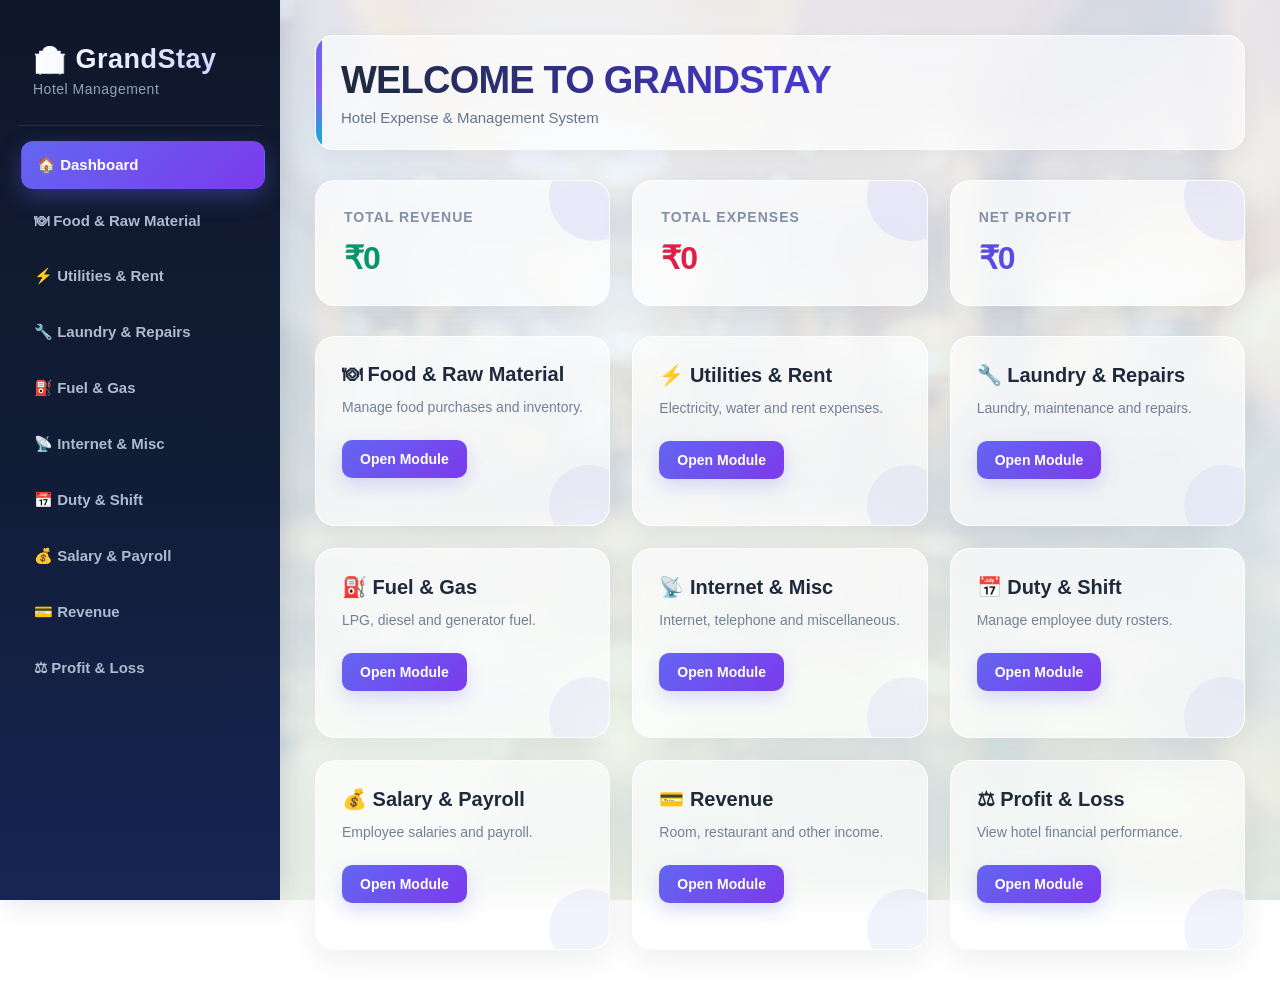
<file: index.html>
<!DOCTYPE html>
<html>
<head>
    <title>GrandStay Dashboard</title>
    <meta name="viewport" content="width=device-width, initial-scale=1">

    <link rel="stylesheet" href="style.css">
</head>

<body class="dashboard-theme">

<div class="layout">

    <aside class="sidebar" id="sidebar"></aside>

    <main class="main">

        <div class="page-title">
            <h1>WELCOME TO GRANDSTAY</h1>
            <p>Hotel Expense & Management System</p>
        </div>

        <div class="cards">

            <div class="card">
                <h3>Total Revenue</h3>
                <div class="amount green" id="revenueTotal">
                    ₹0
                </div>
            </div>

            <div class="card">
                <h3>Total Expenses</h3>
                <div class="amount red" id="expenseTotal">
                    ₹0
                </div>
            </div>

            <div class="card">
                <h3>Net Profit</h3>
                <div class="amount purple" id="profitTotal">
                    ₹0
                </div>
            </div>

        </div>

        <div class="modules">

            <div class="module">
                <h2>🍽 Food & Raw Material</h2>
                <p>Manage food purchases and inventory.</p>
                <a href="food.html" class="btn">Open Module</a>
            </div>

            <div class="module">
                <h2>⚡ Utilities & Rent</h2>
                <p>Electricity, water and rent expenses.</p>
                <a href="utilities.html" class="btn">Open Module</a>
            </div>

            <div class="module">
                <h2>🔧 Laundry & Repairs</h2>
                <p>Laundry, maintenance and repairs.</p>
                <a href="laundry.html" class="btn">Open Module</a>
            </div>

            <div class="module">
                <h2>⛽ Fuel & Gas</h2>
                <p>LPG, diesel and generator fuel.</p>
                <a href="fuel.html" class="btn">Open Module</a>
            </div>

            <div class="module">
                <h2>📡 Internet & Misc</h2>
                <p>Internet, telephone and miscellaneous.</p>
                <a href="misc.html" class="btn">Open Module</a>
            </div>

            <div class="module">
                <h2>📅 Duty & Shift</h2>
                <p>Manage employee duty rosters.</p>
                <a href="roster.html" class="btn">Open Module</a>
            </div>

            <div class="module">
                <h2>💰 Salary & Payroll</h2>
                <p>Employee salaries and payroll.</p>
                <a href="salary.html" class="btn">Open Module</a>
            </div>

            <div class="module">
                <h2>💳 Revenue</h2>
                <p>Room, restaurant and other income.</p>
                <a href="revenue.html" class="btn">Open Module</a>
            </div>

            <div class="module">
                <h2>⚖ Profit & Loss</h2>
                <p>View hotel financial performance.</p>
                <a href="profit.html" class="btn">Open Module</a>
            </div>

        </div>

    </main>

</div>

<script src="common.js"></script>
<script src="dashboard.js"></script>

</body>
</html>
</file>
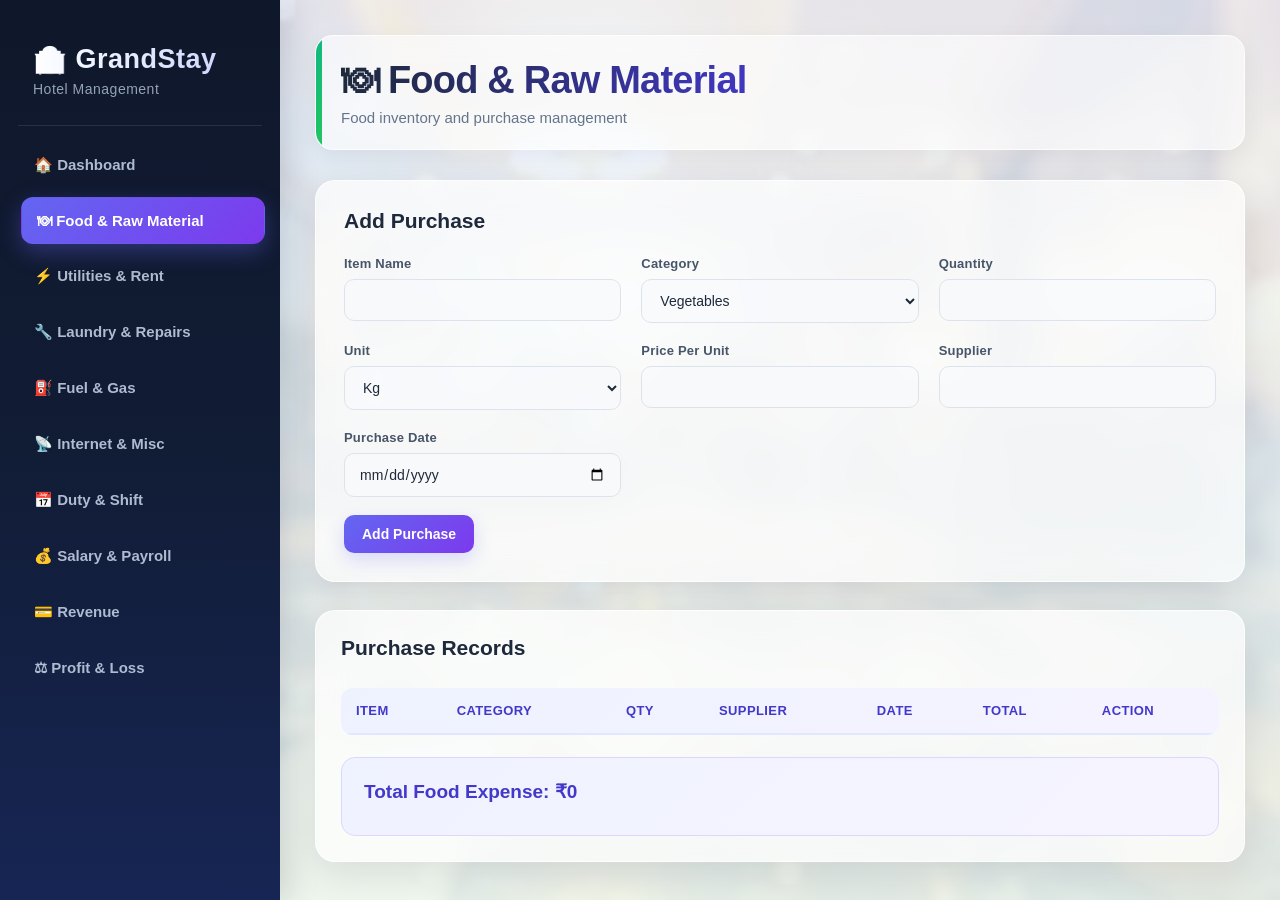
<file: food.html>
<!DOCTYPE html>
<html>
<head>

<title>Food & Raw Material</title>

<meta name="viewport"
content="width=device-width, initial-scale=1">

<link rel="stylesheet" href="style.css">

</head>

<body class="food-theme">

<div class="layout">

<aside class="sidebar" id="sidebar"></aside>

<main class="main">

<div class="page-title">
<h1>🍽 Food & Raw Material</h1>
<p>Food inventory and purchase management</p>
</div>

<div class="form-box">

<h2>Add Purchase</h2>

<br>

<form id="foodForm">

<div class="form-grid">

<div>
<label>Item Name</label>
<input id="item" required>
</div>

<div>

<label>Category</label>

<select id="category">

<option>Vegetables</option>
<option>Fruits</option>
<option>Grains</option>
<option>Dairy</option>
<option>Meat</option>
<option>Beverages</option>
<option>Other</option>

</select>

</div>

<div>
<label>Quantity</label>
<input type="number" id="quantity" required>
</div>

<div>

<label>Unit</label>

<select id="unit">
<option>Kg</option>
<option>Liter</option>
<option>Pieces</option>
<option>Packet</option>
</select>

</div>

<div>
<label>Price Per Unit</label>
<input type="number" id="price" required>
</div>

<div>
<label>Supplier</label>
<input id="supplier">
</div>

<div>
<label>Purchase Date</label>
<input type="date" id="date" required>
</div>

</div>

<br>

<button class="btn">Add Purchase</button>

</form>

</div>

<div class="table-box">

<h2>Purchase Records</h2>

<br>

<table>

<thead>
<tr>
<th>Item</th>
<th>Category</th>
<th>Qty</th>
<th>Supplier</th>
<th>Date</th>
<th>Total</th>
<th>Action</th>
</tr>
</thead>

<tbody id="foodTable"></tbody>

</table>

<div class="summary">
<h2>Total Food Expense: <span id="foodTotal">₹0</span></h2>
</div>

</div>

</main>
</div>

<script src="common.js"></script>
<script src="food.js"></script>

</body>
</html>
</file>
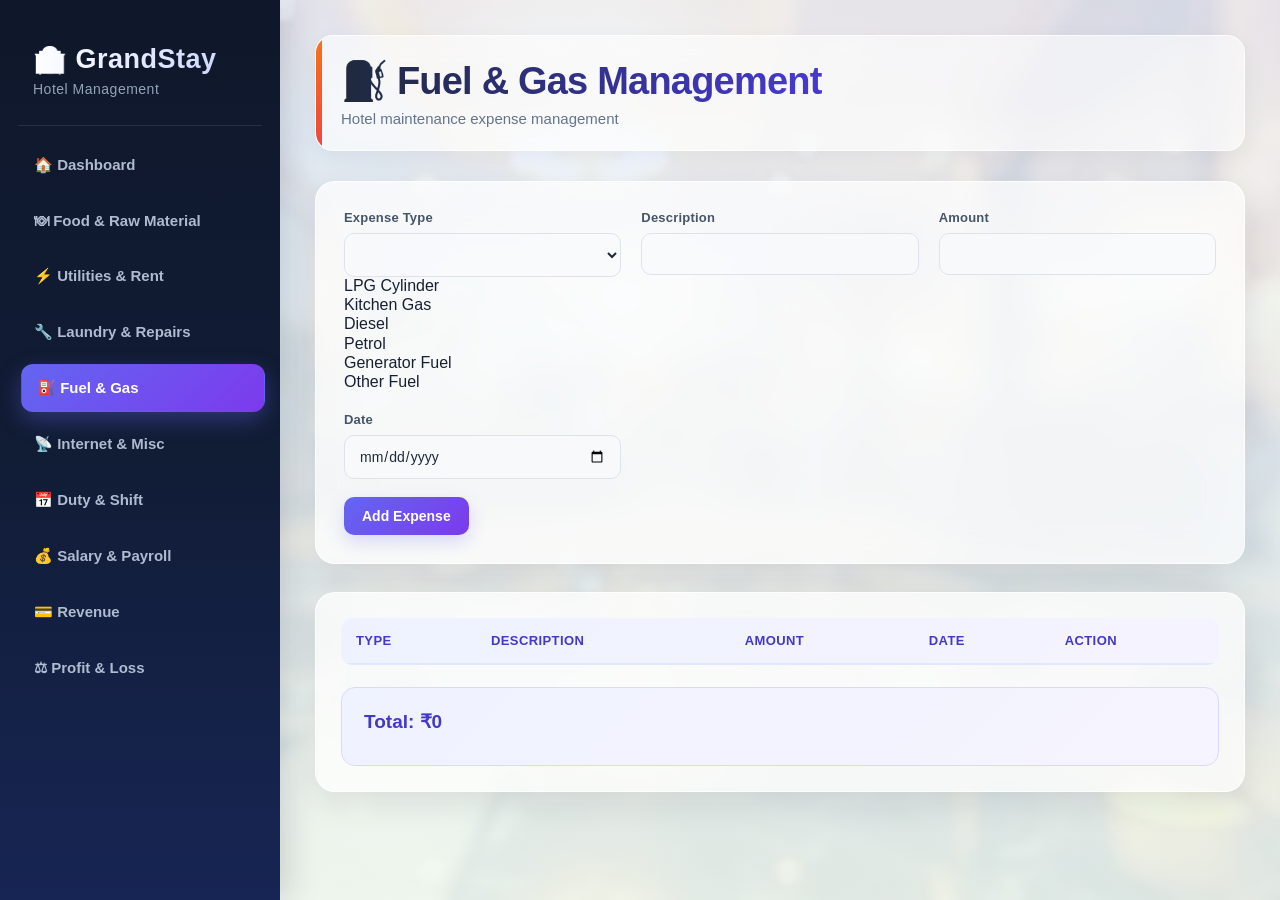
<file: fuel.html>
<!DOCTYPE html>
<html>

<head>

<title>Laundry & Repairs</title>

<meta name="viewport"
content="width=device-width, initial-scale=1">

<link rel="stylesheet" href="style.css">

</head>

<body class="fuel-theme">

<div class="layout">

<aside class="sidebar" id="sidebar"></aside>

<main class="main">

<div class="page-title">

<h1>⛽ Fuel & Gas Management</h1>

<p>Hotel maintenance expense management</p>

</div>

<div class="form-box">

<form id="expenseForm">

<div class="form-grid">

<div>

<label>Expense Type</label>

<select id="type">

<select id="type">

<option>LPG Cylinder</option>
<option>Kitchen Gas</option>
<option>Diesel</option>
<option>Petrol</option>
<option>Generator Fuel</option>
<option>Other Fuel</option>

</select>

</select>

</div>

<div>

<label>Description</label>

<input id="description" required>

</div>

<div>

<label>Amount</label>

<input type="number"
id="amount"
required>

</div>

<div>

<label>Date</label>

<input type="date"
id="date"
required>

</div>

</div>

<br>

<button class="btn">
Add Expense
</button>

</form>

</div>

<div class="table-box">

<table>

<thead>

<tr>
<th>Type</th>
<th>Description</th>
<th>Amount</th>
<th>Date</th>
<th>Action</th>
</tr>

</thead>

<tbody id="expenseTable"></tbody>

</table>

<div class="summary">

<h2>
Total:
<span id="total">₹0</span>
</h2>

</div>

</div>

</main>

</div>

<script src="common.js"></script>

<script>

const PAGE_NAME = "fuel";
const STORAGE_KEY = "fuelExpenses";

</script>

<script src="expense.js"></script>

</body>
</html>
</file>
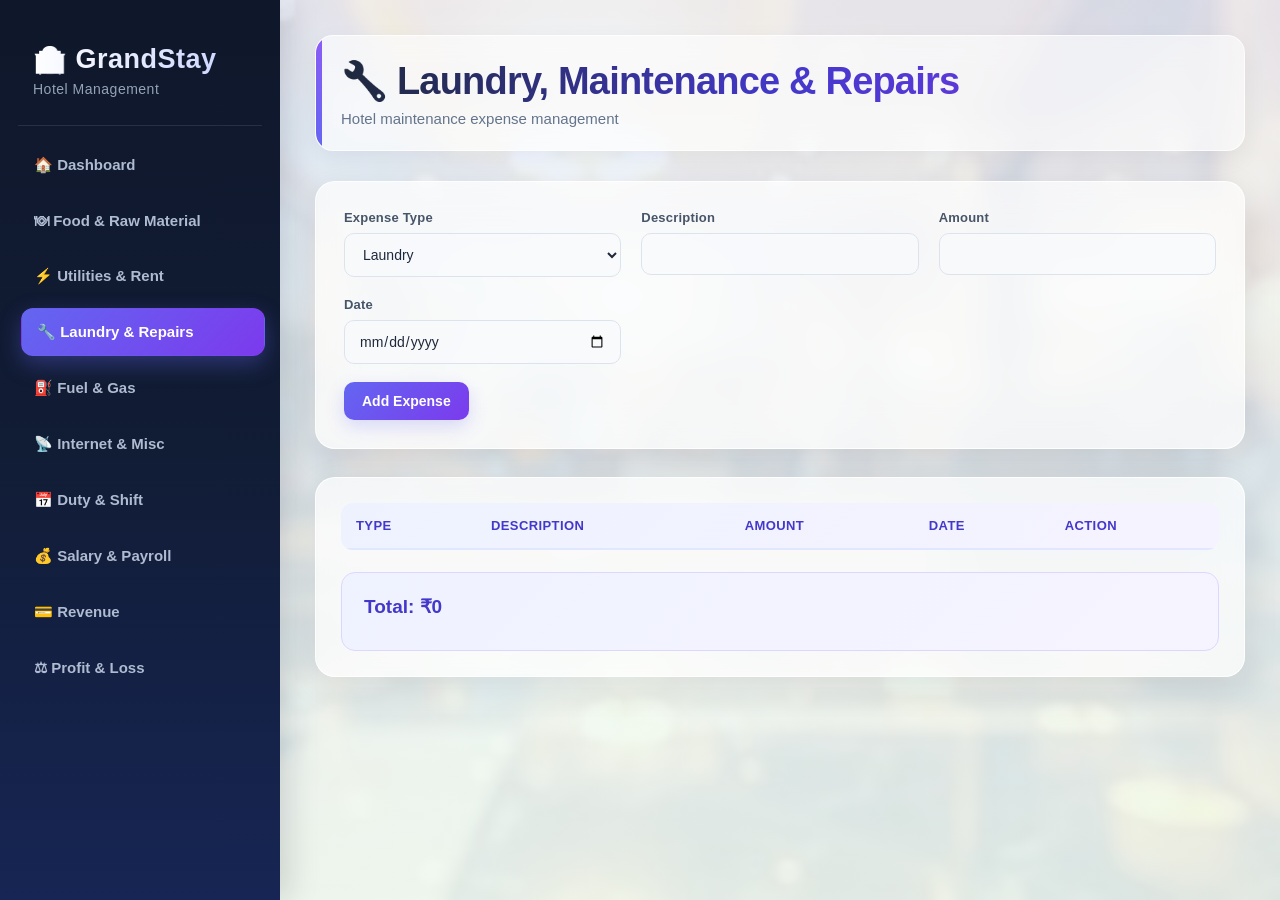
<file: laundry.html>
<!DOCTYPE html>
<html>

<head>

<title>Laundry & Repairs</title>

<meta name="viewport"
content="width=device-width, initial-scale=1">

<link rel="stylesheet" href="style.css">

</head>

<body class="laundry-theme">

<div class="layout">

<aside class="sidebar" id="sidebar"></aside>

<main class="main">

<div class="page-title">

<h1>🔧 Laundry, Maintenance & Repairs</h1>

<p>Hotel maintenance expense management</p>

</div>

<div class="form-box">

<form id="expenseForm">

<div class="form-grid">

<div>

<label>Expense Type</label>

<select id="type">

<option>Laundry</option>
<option>Room Repair</option>
<option>Electrical Repair</option>
<option>Plumbing</option>
<option>AC Maintenance</option>
<option>Furniture</option>
<option>Equipment Repair</option>
<option>Other</option>

</select>

</div>

<div>

<label>Description</label>

<input id="description" required>

</div>

<div>

<label>Amount</label>

<input type="number"
id="amount"
required>

</div>

<div>

<label>Date</label>

<input type="date"
id="date"
required>

</div>

</div>

<br>

<button class="btn">
Add Expense
</button>

</form>

</div>

<div class="table-box">

<table>

<thead>

<tr>
<th>Type</th>
<th>Description</th>
<th>Amount</th>
<th>Date</th>
<th>Action</th>
</tr>

</thead>

<tbody id="expenseTable"></tbody>

</table>

<div class="summary">

<h2>
Total:
<span id="total">₹0</span>
</h2>

</div>

</div>

</main>

</div>

<script src="common.js"></script>

<script>

const PAGE_NAME = "laundry";
const STORAGE_KEY = "laundryExpenses";

</script>

<script src="expense.js"></script>

</body>
</html>
</file>
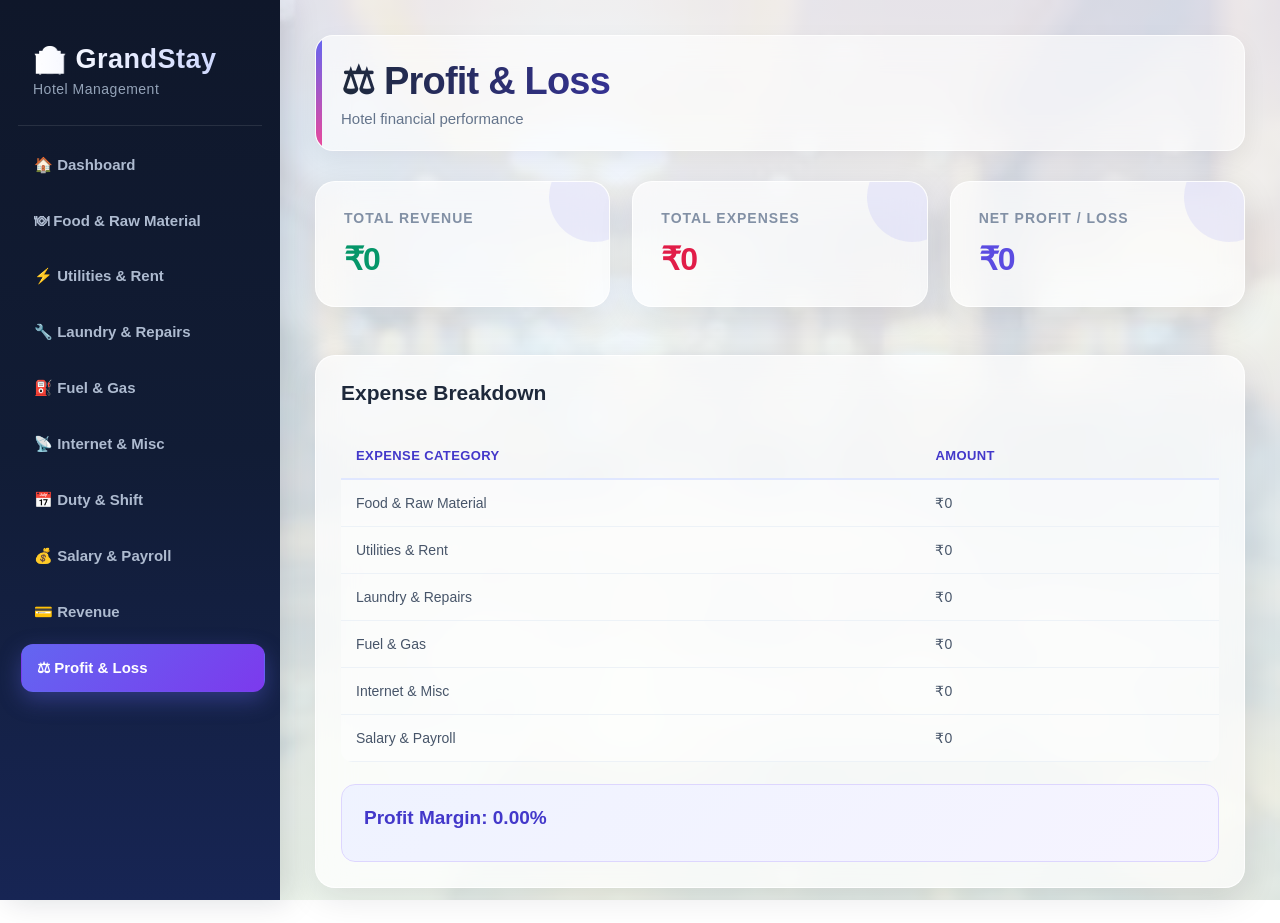
<file: profit.html>
<!DOCTYPE html>
<html>

<head>

<title>Profit & Loss</title>

<meta name="viewport"
content="width=device-width, initial-scale=1">

<link rel="stylesheet" href="style.css">

</head>

<body class="profit-theme">

<div class="layout">

<aside class="sidebar" id="sidebar"></aside>

<main class="main">

<div class="page-title">

<h1>⚖ Profit & Loss</h1>

<p>Hotel financial performance</p>

</div>

<div class="cards">

<div class="card">

<h3>Total Revenue</h3>

<div class="amount green"
id="revenue">
₹0
</div>

</div>

<div class="card">

<h3>Total Expenses</h3>

<div class="amount red"
id="expenses">
₹0
</div>

</div>

<div class="card">

<h3>Net Profit / Loss</h3>

<div class="amount purple"
id="profit">
₹0
</div>

</div>

</div>

<br>

<div class="table-box">

<h2>Expense Breakdown</h2>

<br>

<table>

<tr>
<th>Expense Category</th>
<th>Amount</th>
</tr>

<tr>
<td>Food & Raw Material</td>
<td id="food">₹0</td>
</tr>

<tr>
<td>Utilities & Rent</td>
<td id="utilities">₹0</td>
</tr>

<tr>
<td>Laundry & Repairs</td>
<td id="laundry">₹0</td>
</tr>

<tr>
<td>Fuel & Gas</td>
<td id="fuel">₹0</td>
</tr>

<tr>
<td>Internet & Misc</td>
<td id="misc">₹0</td>
</tr>

<tr>
<td>Salary & Payroll</td>
<td id="salary">₹0</td>
</tr>

</table>

<div class="summary">

<h2>
Profit Margin:
<span id="margin">0%</span>
</h2>

</div>

</div>

</main>
</div>

<script src="common.js"></script>
<script src="profit.js"></script>

</body>
</html>
</file>
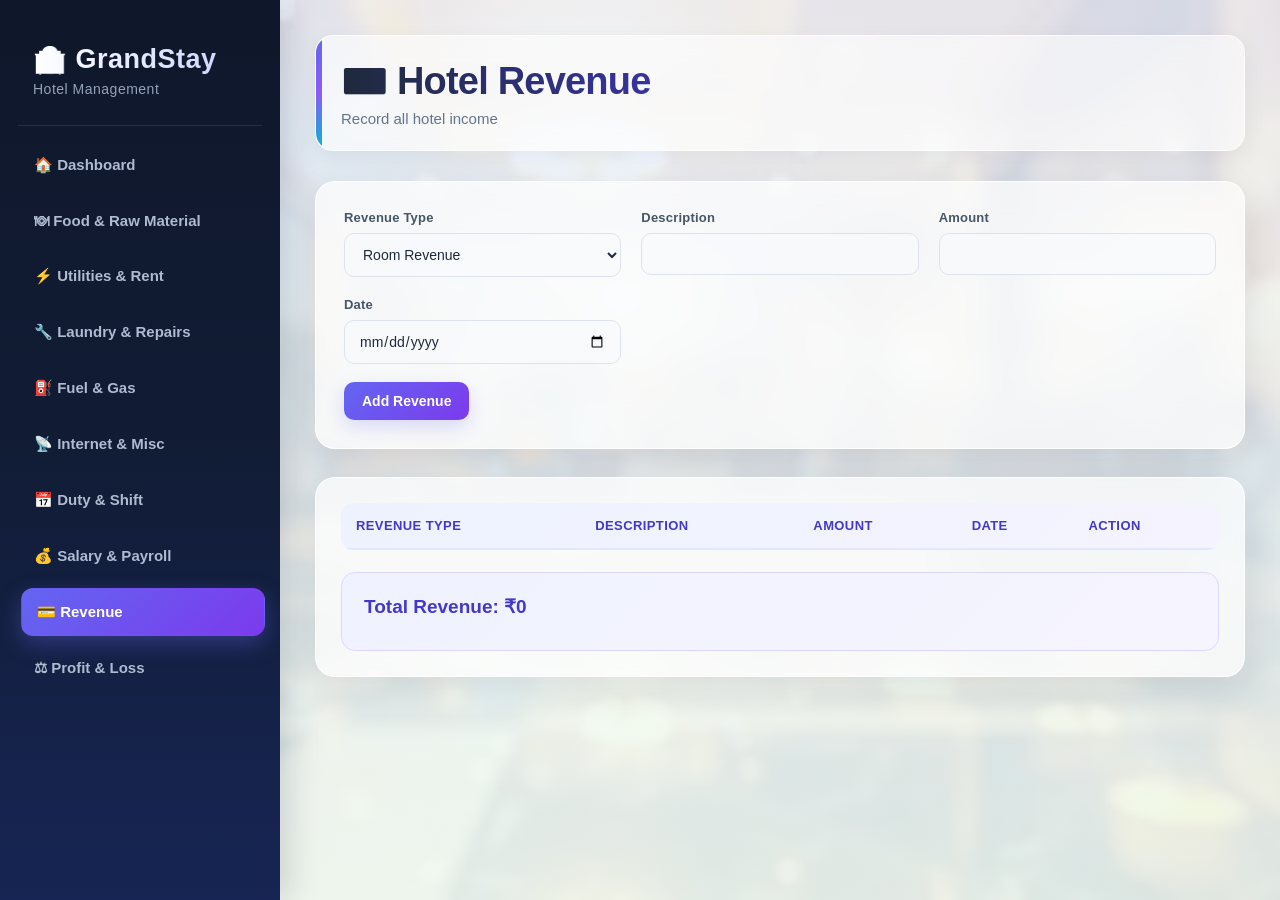
<file: revenue.html>
<!DOCTYPE html>
<html>

<head>

<title>Hotel Revenue</title>

<meta name="viewport"
content="width=device-width, initial-scale=1">

<link rel="stylesheet" href="style.css">

</head>

<body>

<div class="layout">

<aside class="sidebar" id="sidebar"></aside>

<main class="main">

<div class="page-title">

<h1>💳 Hotel Revenue</h1>

<p>Record all hotel income</p>

</div>

<div class="form-box">

<form id="revenueForm">

<div class="form-grid">

<div>

<label>Revenue Type</label>

<select id="type">

<option>Room Revenue</option>
<option>Restaurant Revenue</option>
<option>Event / Banquet</option>
<option>Laundry Revenue</option>
<option>Other Revenue</option>

</select>

</div>

<div>

<label>Description</label>

<input id="description">

</div>

<div>

<label>Amount</label>

<input
type="number"
id="amount"
required>

</div>

<div>

<label>Date</label>

<input
type="date"
id="date"
required>

</div>

</div>

<br>

<button class="btn">
Add Revenue
</button>

</form>

</div>

<div class="table-box">

<table>

<thead>

<tr>
<th>Revenue Type</th>
<th>Description</th>
<th>Amount</th>
<th>Date</th>
<th>Action</th>
</tr>

</thead>

<tbody id="revenueTable"></tbody>

</table>

<div class="summary">

<h2>
Total Revenue:
<span id="revenueTotal">₹0</span>
</h2>

</div>

</div>

</main>
</div>

<script src="common.js"></script>
<script src="revenue.js"></script>

</body>
</html>
</file>
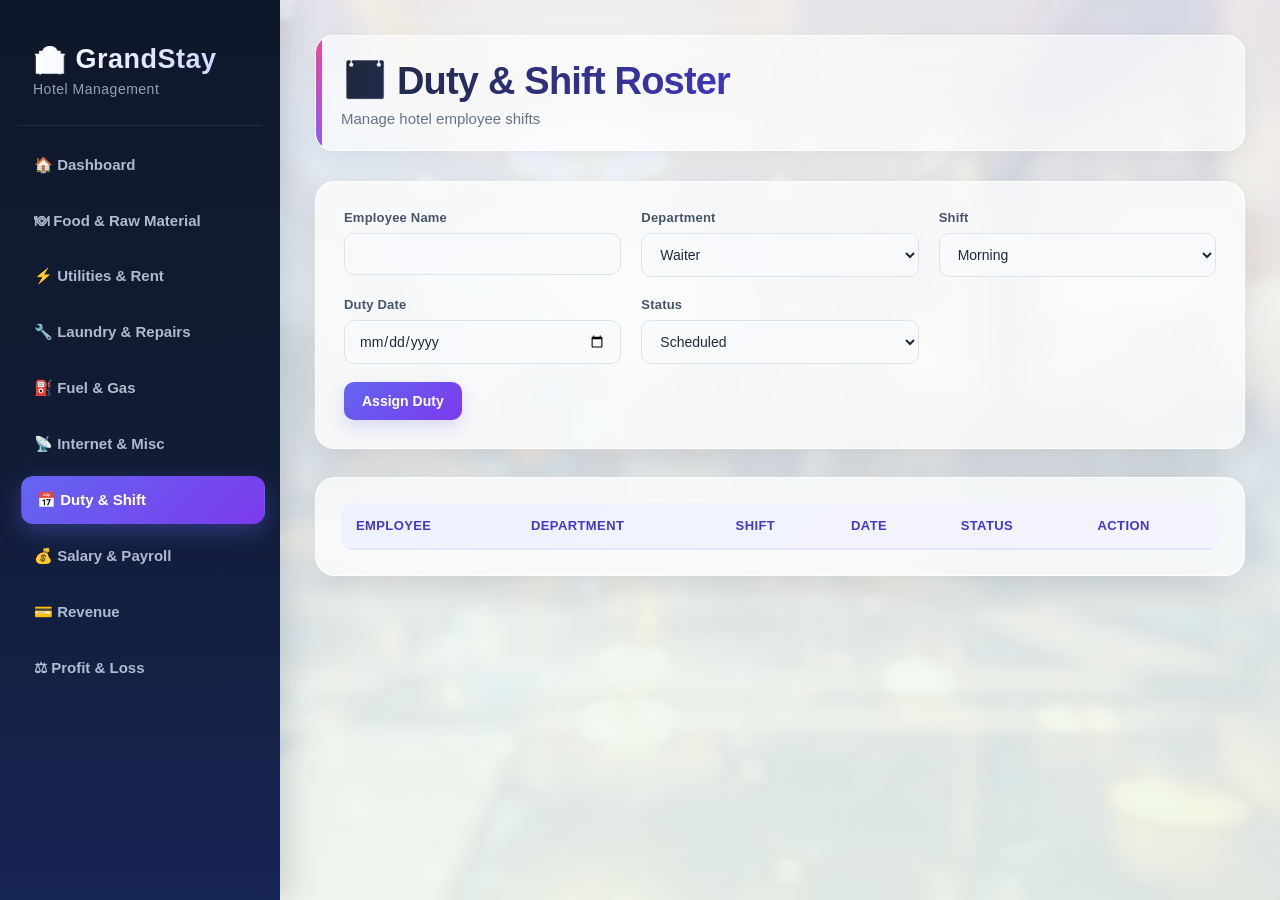
<file: roster.html>
<!DOCTYPE html>
<html>

<head>

<title>Duty & Shift Roster</title>

<meta name="viewport"
content="width=device-width, initial-scale=1">

<link rel="stylesheet" href="style.css">

</head>

<body class="roster-theme">

<div class="layout">

<aside class="sidebar" id="sidebar"></aside>

<main class="main">

<div class="page-title">

<h1>📅 Duty & Shift Roster</h1>

<p>Manage hotel employee shifts</p>

</div>

<div class="form-box">

<form id="rosterForm">

<div class="form-grid">

<div>

<label>Employee Name</label>

<input id="employee" required>

</div>

<div>

<label>Department</label>

<select id="department">

<option>Waiter</option>
<option>Reception</option>
<option>Security</option>
<option>Cleaning</option>
<option>Kitchen</option>
<option>Management</option>

</select>

</div>

<div>

<label>Shift</label>

<select id="shift">

<option>Morning</option>
<option>Evening</option>
<option>Night</option>

</select>

</div>

<div>

<label>Duty Date</label>

<input
type="date"
id="date"
required>

</div>

<div>

<label>Status</label>

<select id="status">

<option>Scheduled</option>
<option>Present</option>
<option>Absent</option>
<option>Leave</option>

</select>

</div>

</div>

<br>

<button class="btn">
Assign Duty
</button>

</form>

</div>

<div class="table-box">

<table>

<thead>

<tr>
<th>Employee</th>
<th>Department</th>
<th>Shift</th>
<th>Date</th>
<th>Status</th>
<th>Action</th>
</tr>

</thead>

<tbody id="rosterTable"></tbody>

</table>

</div>

</main>
</div>

<script src="common.js"></script>
<script src="roster.js"></script>

</body>
</html>
</file>
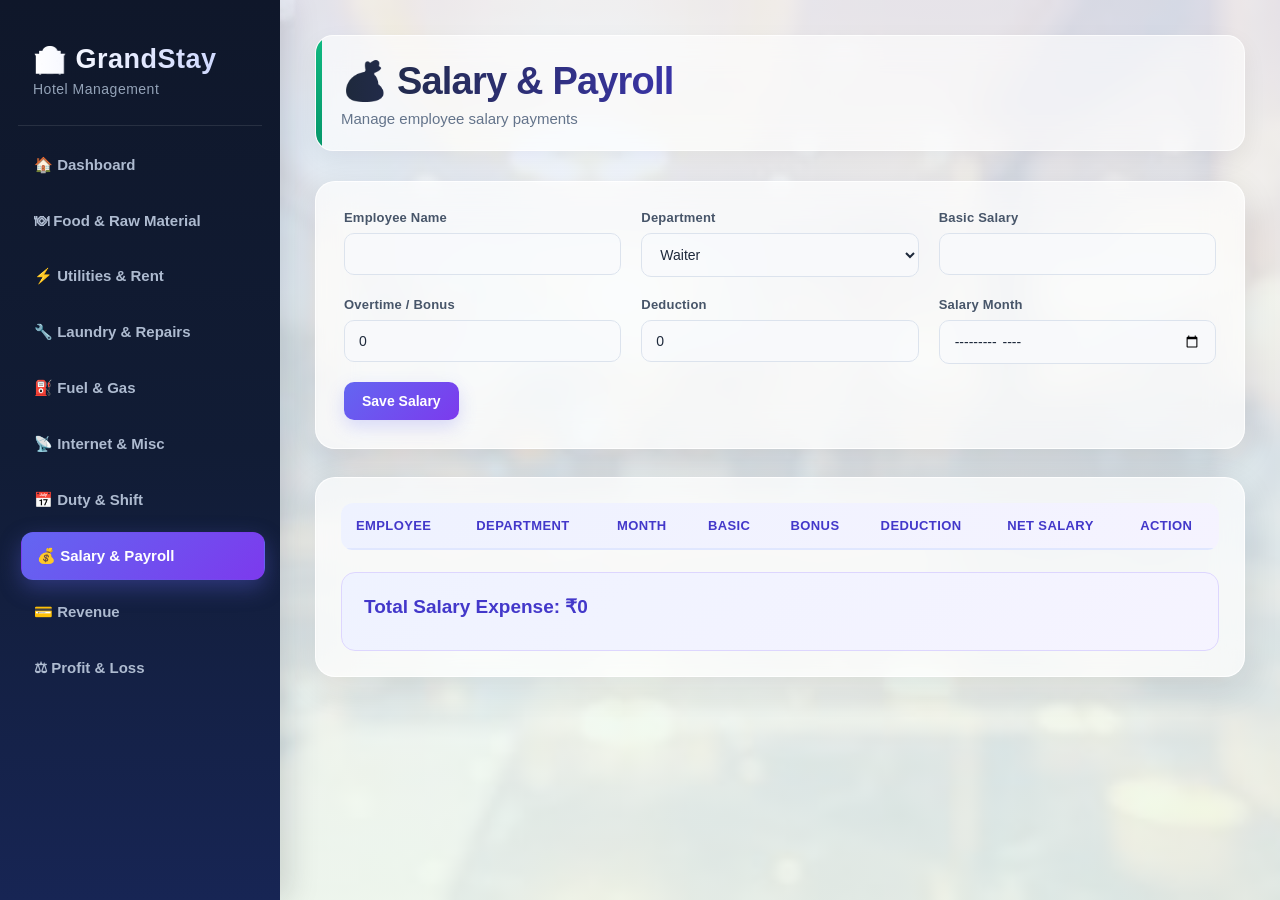
<file: salary.html>
<!DOCTYPE html>
<html>

<head>

<title>Salary & Payroll</title>

<meta name="viewport"
content="width=device-width, initial-scale=1">

<link rel="stylesheet" href="style.css">

</head>

<body class="salary-theme">

<div class="layout">

<aside class="sidebar" id="sidebar"></aside>

<main class="main">

<div class="page-title">

<h1>💰 Salary & Payroll</h1>

<p>Manage employee salary payments</p>

</div>

<div class="form-box">

<form id="salaryForm">

<div class="form-grid">

<div>
<label>Employee Name</label>
<input id="employee" required>
</div>

<div>

<label>Department</label>

<select id="department">

<option>Waiter</option>
<option>Reception</option>
<option>Security</option>
<option>Cleaning</option>
<option>Kitchen</option>
<option>Management</option>

</select>

</div>

<div>
<label>Basic Salary</label>
<input type="number" id="basic" required>
</div>

<div>
<label>Overtime / Bonus</label>
<input type="number" id="bonus" value="0">
</div>

<div>
<label>Deduction</label>
<input type="number" id="deduction" value="0">
</div>

<div>
<label>Salary Month</label>
<input type="month" id="month" required>
</div>

</div>

<br>

<button class="btn">
Save Salary
</button>

</form>

</div>

<div class="table-box">

<table>

<thead>

<tr>
<th>Employee</th>
<th>Department</th>
<th>Month</th>
<th>Basic</th>
<th>Bonus</th>
<th>Deduction</th>
<th>Net Salary</th>
<th>Action</th>
</tr>

</thead>

<tbody id="salaryTable"></tbody>

</table>

<div class="summary">

<h2>
Total Salary Expense:
<span id="salaryTotal">₹0</span>
</h2>

</div>

</div>

</main>
</div>

<script src="common.js"></script>
<script src="salary.js"></script>

</body>
</html>
</file>
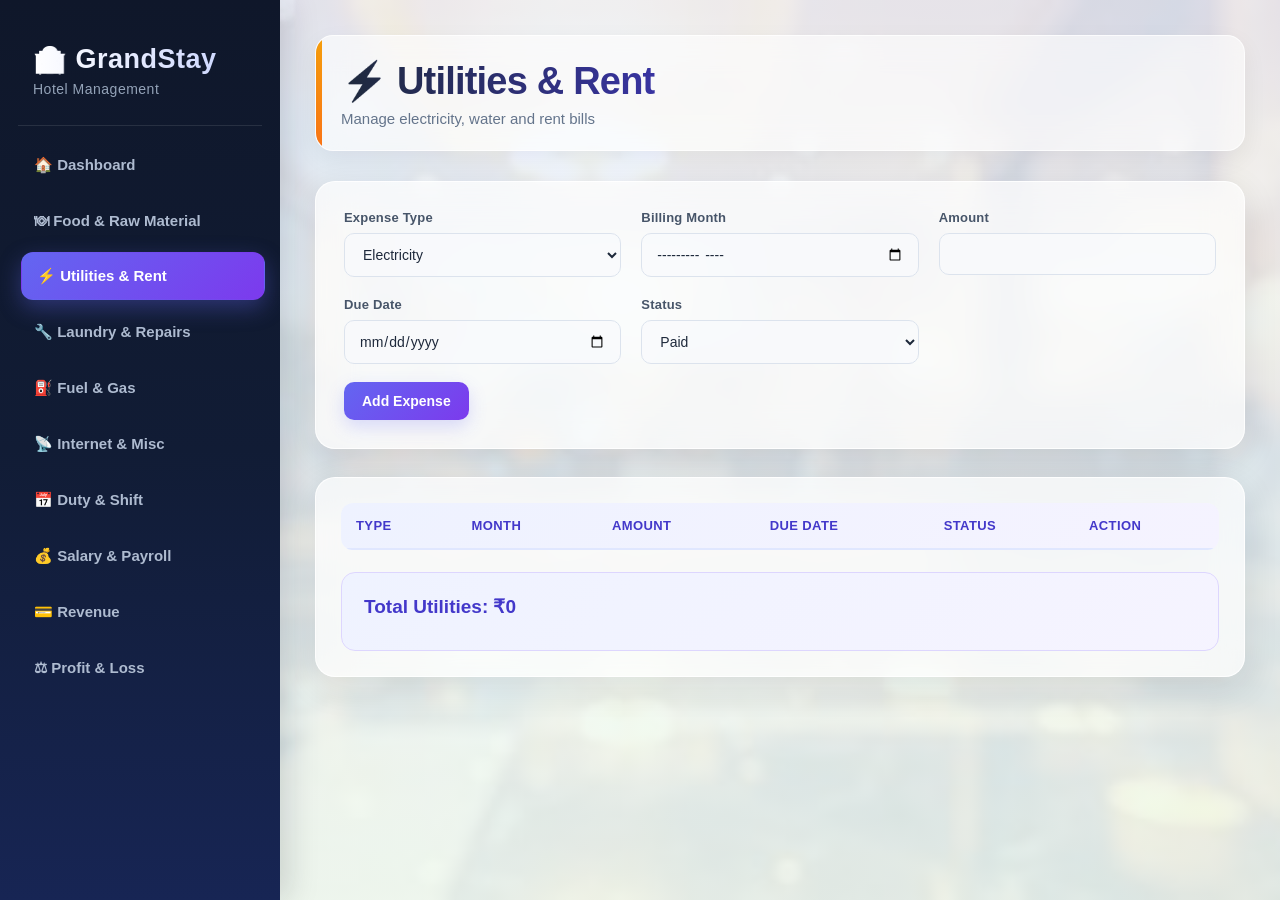
<file: utilities.html>
<!DOCTYPE html>
<html>
<head>

<title>Utilities & Rent</title>

<meta name="viewport"
content="width=device-width, initial-scale=1">

<link rel="stylesheet" href="style.css">

</head>

<body class="utilities-theme">

<div class="layout">

<aside class="sidebar" id="sidebar"></aside>

<main class="main">

<div class="page-title">

<h1>⚡ Utilities & Rent</h1>

<p>Manage electricity, water and rent bills</p>

</div>

<div class="form-box">

<form id="utilityForm">

<div class="form-grid">

<div>

<label>Expense Type</label>

<select id="type">

<option>Electricity</option>
<option>Water</option>
<option>Rent</option>
<option>Property Tax</option>
<option>Other Utility</option>

</select>

</div>

<div>
<label>Billing Month</label>
<input type="month" id="month" required>
</div>

<div>
<label>Amount</label>
<input type="number" id="amount" required>
</div>

<div>
<label>Due Date</label>
<input type="date" id="dueDate">
</div>

<div>

<label>Status</label>

<select id="status">
<option>Paid</option>
<option>Pending</option>
</select>

</div>

</div>

<br>

<button class="btn">
Add Expense
</button>

</form>

</div>

<div class="table-box">

<table>

<thead>

<tr>
<th>Type</th>
<th>Month</th>
<th>Amount</th>
<th>Due Date</th>
<th>Status</th>
<th>Action</th>
</tr>

</thead>

<tbody id="utilityTable"></tbody>

</table>

<div class="summary">

<h2>
Total Utilities:
<span id="utilityTotal">₹0</span>
</h2>

</div>

</div>

</main>
</div>

<script src="common.js"></script>
<script src="utilities.js"></script>

</body>
</html>
</file>
<file: style.css>
/* =========================================================
   GRANDSTAY HOTEL MANAGEMENT SYSTEM
   Modern Glassmorphism Dashboard
   ========================================================= */

/* ---------- GOOGLE-LIKE FONT FALLBACK ---------- */

:root {
    --primary: #6366f1;
    --primary-dark: #4338ca;
    --secondary: #8b5cf6;

    --green: #10b981;
    --red: #ef4444;
    --orange: #f59e0b;
    --blue: #3b82f6;
    --cyan: #06b6d4;
    --pink: #ec4899;

    --dark: #0f172a;
    --dark-2: #111827;

    --text: #172033;
    --text-light: #64748b;

    --glass: rgba(255, 255, 255, 0.78);
    --glass-border: rgba(255, 255, 255, 0.60);

    --shadow: 0 10px 35px rgba(15, 23, 42, 0.10);
}

/* ---------- RESET ---------- */

* {
    box-sizing: border-box;
    margin: 0;
    padding: 0;
}

html {
    scroll-behavior: smooth;
}

body {
    font-family:
        "Segoe UI",
        "Trebuchet MS",
        Arial,
        sans-serif;

    color: #172033;

    min-height: 100vh;

    background:
        linear-gradient(
            rgba(238, 242, 255, 0.88),
            rgba(240, 253, 250, 0.88)
        ),
        url("background55");

    background-size: cover;
    background-position: center;
    background-repeat: no-repeat;
    background-attachment: fixed;
}

/* =========================================================
   MAIN LAYOUT
   ========================================================= */

.layout {
    display: flex;
    min-height: 100vh;
}

/* =========================================================
   SIDEBAR
   ========================================================= */

.sidebar {
    width: 280px;
    min-height: 100vh;

    background:
        linear-gradient(
            180deg,
            #0f172a 0%,
            #111c35 50%,
            #172554 100%
        );

    color: white;

    padding: 25px 18px;

    position: sticky;
    top: 0;
    height: 100vh;

    overflow-y: auto;

    box-shadow:
        8px 0 30px rgba(15, 23, 42, 0.15);

    z-index: 100;
}

/* ---------- Logo ---------- */

.logo {
    padding: 18px 15px 28px;
    margin-bottom: 15px;

    border-bottom:
        1px solid rgba(255, 255, 255, 0.10);
}

.logo h2 {
    font-size: 27px;
    font-weight: 800;

    letter-spacing: 0.5px;

    background:
        linear-gradient(
            90deg,
            #ffffff,
            #c7d2fe
        );

    -webkit-background-clip: text;
    -webkit-text-fill-color: transparent;
}

.logo p {
    margin-top: 6px;

    color: #94a3b8;

    font-size: 14px;

    letter-spacing: 0.5px;
}

/* =========================================================
   SIDEBAR MENU
   ========================================================= */

.menu {
    margin-top: 10px;
}

.menu a {
    display: flex;
    align-items: center;

    gap: 12px;

    text-decoration: none;

    color: #aebbd0;

    padding: 14px 15px;

    margin-bottom: 8px;

    border-radius: 12px;

    font-size: 15px;
    font-weight: 600;

    transition: all 0.3s ease;

    border:
        1px solid transparent;
}

/* Menu Hover */

.menu a:hover {
    color: white;

    background:
        rgba(255, 255, 255, 0.09);

    border-color:
        rgba(255, 255, 255, 0.10);

    transform: translateX(5px);
}

/* Active Menu */

.menu a.active {
    color: white;

    background:
        linear-gradient(
            135deg,
            #6366f1,
            #7c3aed
        );

    box-shadow:
        0 8px 22px
        rgba(99, 102, 241, 0.35);

    transform: translateX(3px);
}

/* =========================================================
   MAIN CONTENT
   ========================================================= */

.main {
    flex: 1;

    padding: 35px;

    width: calc(100% - 280px);

    overflow-x: hidden;
}

/* =========================================================
   PAGE TITLE
   ========================================================= */

.page-title {
    position: relative;

    margin-bottom: 30px;

    padding: 23px 25px;

    border-radius: 18px;

    background:
        rgba(255, 255, 255, 0.60);

    backdrop-filter: blur(15px);
    -webkit-backdrop-filter: blur(15px);

    border:
        1px solid rgba(255, 255, 255, 0.75);

    box-shadow:
        0 8px 25px
        rgba(15, 23, 42, 0.06);

    overflow: hidden;
}

/* Decorative line */

.page-title::before {
    content: "";

    position: absolute;

    left: 0;
    top: 0;

    width: 6px;
    height: 100%;

    background:
        linear-gradient(
            #6366f1,
            #8b5cf6,
            #06b6d4
        );
}

.page-title h1 {
    font-size: clamp(26px, 3vw, 38px);

    font-weight: 800;

    letter-spacing: -0.8px;

    background:
        linear-gradient(
            90deg,
            #1e293b,
            #4338ca,
            #7c3aed
        );

    -webkit-background-clip: text;
    -webkit-text-fill-color: transparent;
}

.page-title p {
    color: var(--text-light);

    margin-top: 7px;

    font-size: 15px;

    font-weight: 500;
}

/* =========================================================
   DASHBOARD CARDS
   ========================================================= */

.cards {
    display: grid;

    grid-template-columns:
        repeat(3, minmax(220px, 1fr));

    gap: 22px;

    margin-bottom: 30px;
}

.card {
    position: relative;

    padding: 28px;

    border-radius: 20px;

    background:
        rgba(255, 255, 255, 0.65);

    backdrop-filter: blur(18px);
    -webkit-backdrop-filter: blur(18px);

    border:
        1px solid rgba(255, 255, 255, 0.80);

    box-shadow: var(--shadow);

    transition:
        transform 0.3s ease,
        box-shadow 0.3s ease;

    overflow: hidden;
}

.card::after {
    content: "";

    position: absolute;

    width: 90px;
    height: 90px;

    right: -30px;
    top: -30px;

    border-radius: 50%;

    background:
        rgba(99, 102, 241, 0.10);
}

.card:hover {
    transform: translateY(-6px);

    box-shadow:
        0 18px 40px
        rgba(15, 23, 42, 0.14);
}

.card h3 {
    color: #8290a5;

    font-size: 14px;

    letter-spacing: 1px;

    text-transform: uppercase;

    margin-bottom: 14px;
}

.card .amount {
    font-size: 32px;

    font-weight: 800;

    letter-spacing: -1px;
}

.green {
    color: #059669;
}

.red {
    color: #e11d48;
}

.purple {
    color: #5b4ce1;
}

/* =========================================================
   MODULE CARDS
   ========================================================= */

.modules {
    display: grid;

    grid-template-columns:
        repeat(3, minmax(240px, 1fr));

    gap: 22px;

    margin-top: 30px;
}

.module {
    position: relative;

    min-height: 190px;

    padding: 26px;

    border-radius: 20px;

    background:
        rgba(255, 255, 255, 0.62);

    backdrop-filter: blur(16px);
    -webkit-backdrop-filter: blur(16px);

    border:
        1px solid rgba(255, 255, 255, 0.85);

    box-shadow:
        0 10px 30px
        rgba(15, 23, 42, 0.07);

    transition: all 0.3s ease;

    overflow: hidden;
}

.module::before {
    content: "";

    position: absolute;

    width: 80px;
    height: 80px;

    right: -20px;
    bottom: -20px;

    background:
        rgba(99, 102, 241, 0.08);

    border-radius: 50%;
}

.module:hover {
    transform: translateY(-7px);

    border-color:
        rgba(99, 102, 241, 0.30);

    box-shadow:
        0 18px 40px
        rgba(99, 102, 241, 0.14);
}

.module h2 {
    margin-bottom: 10px;

    font-size: 20px;

    color: #1e293b;
}

.module p {
    color: #718096;

    line-height: 1.6;

    margin-bottom: 22px;

    font-size: 14px;
}

/* =========================================================
   BUTTONS
   ========================================================= */

.btn {
    display: inline-flex;

    align-items: center;
    justify-content: center;

    gap: 6px;

    padding: 11px 18px;

    border: none;

    border-radius: 10px;

    background:
        linear-gradient(
            135deg,
            #6366f1,
            #7c3aed
        );

    color: white;

    text-decoration: none;

    font-size: 14px;
    font-weight: 700;

    cursor: pointer;

    box-shadow:
        0 7px 18px
        rgba(99, 102, 241, 0.22);

    transition: all 0.25s ease;
}

.btn:hover {
    transform: translateY(-2px);

    box-shadow:
        0 10px 24px
        rgba(99, 102, 241, 0.35);
}

.btn:active {
    transform: scale(0.97);
}

.btn-danger {
    background:
        linear-gradient(
            135deg,
            #f43f5e,
            #dc2626
        );

    box-shadow:
        0 6px 15px
        rgba(225, 29, 72, 0.20);
}

.btn-danger:hover {
    box-shadow:
        0 10px 22px
        rgba(225, 29, 72, 0.30);
}

/* =========================================================
   FORM CONTAINER
   ========================================================= */

.form-box {
    position: relative;

    background:
        rgba(255, 255, 255, 0.68);

    backdrop-filter: blur(18px);
    -webkit-backdrop-filter: blur(18px);

    border:
        1px solid rgba(255, 255, 255, 0.85);

    padding: 28px;

    border-radius: 20px;

    margin-bottom: 28px;

    box-shadow: var(--shadow);
}

.form-box h2 {
    font-size: 21px;

    margin-bottom: 5px;

    color: #1e293b;
}

.form-grid {
    display: grid;

    grid-template-columns:
        repeat(3, minmax(180px, 1fr));

    gap: 20px;
}

/* =========================================================
   LABELS
   ========================================================= */

label {
    display: block;

    margin-bottom: 8px;

    font-size: 13px;

    color: #475569;

    font-weight: 700;

    letter-spacing: 0.2px;
}

/* =========================================================
   INPUTS
   ========================================================= */

input,
select,
textarea {
    width: 100%;

    padding: 12px 14px;

    background:
        rgba(248, 250, 252, 0.85);

    border:
        1px solid #dce3ed;

    border-radius: 10px;

    color: #1e293b;

    font-family: inherit;

    font-size: 14px;

    outline: none;

    transition: all 0.25s ease;
}

input:hover,
select:hover,
textarea:hover {
    border-color: #a5b4fc;
}

input:focus,
select:focus,
textarea:focus {
    background: white;

    border-color: #6366f1;

    box-shadow:
        0 0 0 4px
        rgba(99, 102, 241, 0.10);
}

textarea {
    min-height: 100px;
    resize: vertical;
}

/* =========================================================
   TABLE CONTAINER
   ========================================================= */

.table-box {
    background:
        rgba(255, 255, 255, 0.70);

    backdrop-filter: blur(18px);
    -webkit-backdrop-filter: blur(18px);

    border:
        1px solid rgba(255, 255, 255, 0.85);

    padding: 25px;

    border-radius: 20px;

    overflow-x: auto;

    box-shadow: var(--shadow);
}

.table-box h2 {
    font-size: 21px;

    margin-bottom: 10px;

    color: #1e293b;
}

/* =========================================================
   TABLE
   ========================================================= */

table {
    width: 100%;

    border-collapse: separate;

    border-spacing: 0;

    overflow: hidden;

    border-radius: 12px;
}

thead {
    background:
        linear-gradient(
            135deg,
            #eef2ff,
            #f5f3ff
        );
}

th {
    padding: 15px;

    color: #4338ca;

    font-size: 13px;

    font-weight: 800;

    text-transform: uppercase;

    letter-spacing: 0.4px;

    text-align: left;

    border-bottom:
        2px solid #e0e7ff;
}

td {
    padding: 15px;

    color: #475569;

    font-size: 14px;

    border-bottom:
        1px solid #edf2f7;

    background:
        rgba(255, 255, 255, 0.40);
}

tbody tr {
    transition: all 0.2s ease;
}

tbody tr:hover td {
    background:
        rgba(238, 242, 255, 0.75);
}

/* =========================================================
   SUMMARY
   ========================================================= */

.summary {
    position: relative;

    margin-top: 22px;

    padding: 22px;

    border-radius: 14px;

    background:
        linear-gradient(
            135deg,
            rgba(238, 242, 255, 0.95),
            rgba(245, 243, 255, 0.95)
        );

    border:
        1px solid #ddd6fe;
}

.summary h2 {
    color: #4338ca;

    font-size: 19px;
}

/* =========================================================
   DIFFERENT MODULE ACCENTS
   Optional classes for individual pages
   ========================================================= */

.food-theme .page-title::before {
    background:
        linear-gradient(#10b981, #22c55e);
}

.utilities-theme .page-title::before {
    background:
        linear-gradient(#f59e0b, #f97316);
}

.laundry-theme .page-title::before {
    background:
        linear-gradient(#8b5cf6, #6366f1);
}

.fuel-theme .page-title::before {
    background:
        linear-gradient(#f97316, #ef4444);
}

.misc-theme .page-title::before {
    background:
        linear-gradient(#06b6d4, #3b82f6);
}

.roster-theme .page-title::before {
    background:
        linear-gradient(#ec4899, #8b5cf6);
}

.salary-theme .page-title::before {
    background:
        linear-gradient(#10b981, #059669);
}

.profit-theme .page-title::before {
    background:
        linear-gradient(#6366f1, #ec4899);
}

/* =========================================================
   SCROLLBAR
   ========================================================= */

::-webkit-scrollbar {
    width: 8px;
    height: 8px;
}

::-webkit-scrollbar-track {
    background: #eef2f7;
}

::-webkit-scrollbar-thumb {
    background: #a5b4fc;

    border-radius: 10px;
}

.sidebar::-webkit-scrollbar-track {
    background: transparent;
}

.sidebar::-webkit-scrollbar-thumb {
    background:
        rgba(255, 255, 255, 0.18);
}

/* =========================================================
   RESPONSIVE TABLET
   ========================================================= */

@media (max-width: 1100px) {

    .cards,
    .modules {
        grid-template-columns:
            repeat(2, 1fr);
    }

    .form-grid {
        grid-template-columns:
            repeat(2, 1fr);
    }
}

/* =========================================================
   RESPONSIVE MOBILE
   ========================================================= */

@media (max-width: 800px) {

    .layout {
        display: block;
    }

    .sidebar {
        width: 100%;
        height: auto;
        min-height: auto;

        position: relative;

        padding: 15px;
    }

    .logo {
        padding: 10px 8px 18px;
    }

    .menu {
        display: grid;

        grid-template-columns:
            repeat(2, 1fr);

        gap: 7px;
    }

    .menu a {
        margin: 0;

        padding: 11px;

        font-size: 13px;
    }

    .menu a:hover,
    .menu a.active {
        transform: none;
    }

    .main {
        width: 100%;

        padding: 20px;
    }

    .cards,
    .modules,
    .form-grid {
        grid-template-columns: 1fr;
    }

    .page-title {
        padding: 20px;
    }

    .page-title h1 {
        font-size: 27px;
    }

    .card,
    .module,
    .form-box,
    .table-box {
        border-radius: 16px;
    }
}

/* =========================================================
   SMALL MOBILE
   ========================================================= */

@media (max-width: 480px) {

    .main {
        padding: 13px;
    }

    .menu {
        grid-template-columns: 1fr;
    }

    .page-title h1 {
        font-size: 24px;
    }

    .card .amount {
        font-size: 27px;
    }

    .form-box,
    .table-box,
    .card,
    .module {
        padding: 18px;
    }

    th,
    td {
        padding: 11px;
        font-size: 12px;
    }
}
</file>
